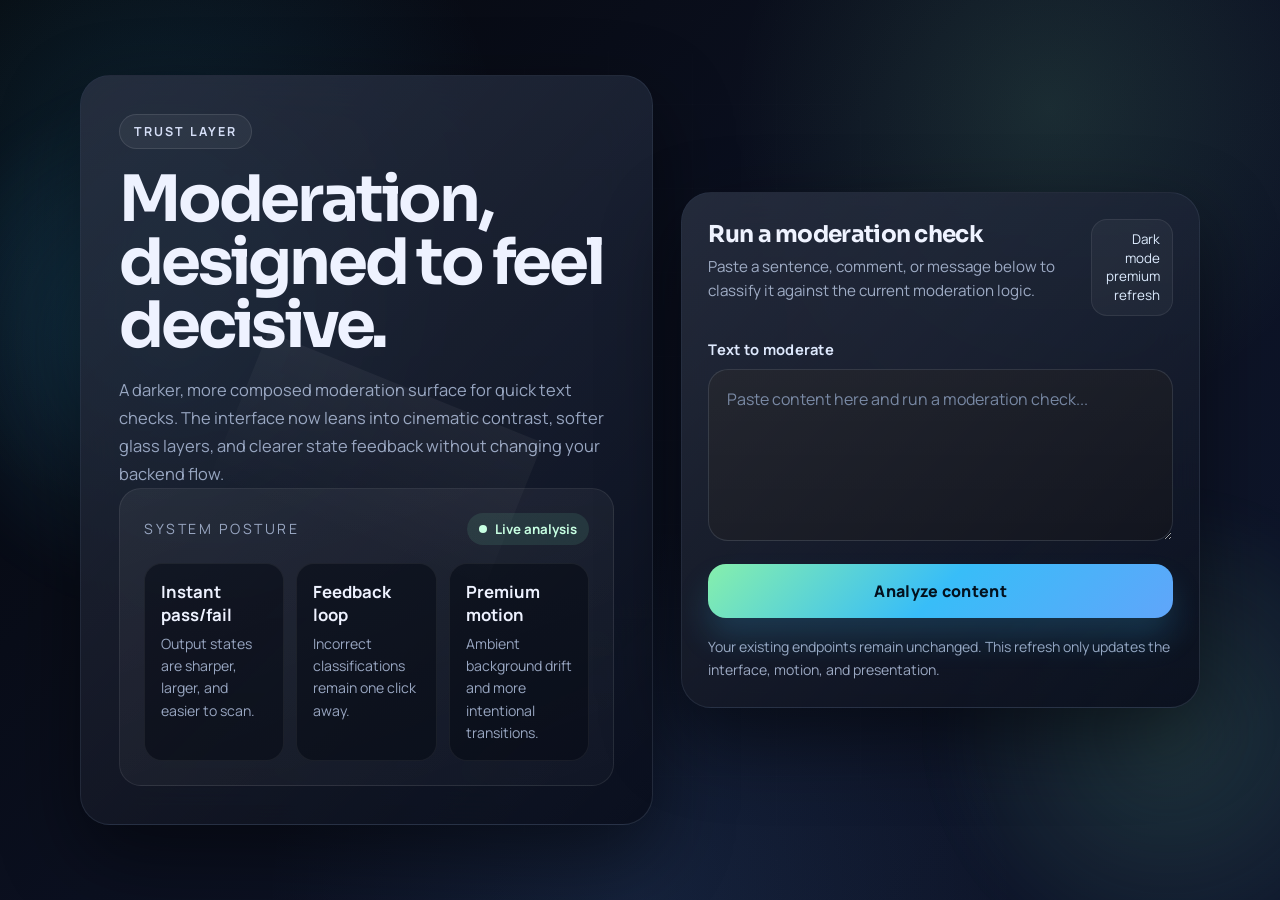
<file: www/index.html>
<!DOCTYPE html>
<html lang="en">

<head>
    <meta charset="UTF-8">
    <meta name="viewport" content="width=device-width, initial-scale=1.0">
    <title>Moderation System</title>
    <link rel="stylesheet" href="styles.css">
</head>

<body>
    <div id="bg-watermark">
        <span class="watermark-text"></span>
    </div>

    <main class="page">
        <section class="shell">
            <article class="panel hero">
                <div class="hero-copy">
                    <div class="eyebrow">Trust Layer</div>
                    <h1>Moderation, designed to feel decisive.</h1>
                    <p>
                        A darker, more composed moderation surface for quick text checks. The interface now leans into
                        cinematic contrast, softer glass layers, and clearer state feedback without changing your backend flow.
                    </p>
                </div>

                <div class="signal-card">
                    <div class="signal-header">
                        <div>
                            <div class="signal-title">System posture</div>
                        </div>
                        <div class="status-pill">Live analysis</div>
                    </div>

                    <div class="signal-grid">
                        <div class="metric">
                            <strong>Instant pass/fail</strong>
                            <span>Output states are sharper, larger, and easier to scan.</span>
                        </div>
                        <div class="metric">
                            <strong>Feedback loop</strong>
                            <span>Incorrect classifications remain one click away.</span>
                        </div>
                        <div class="metric">
                            <strong>Premium motion</strong>
                            <span>Ambient background drift and more intentional transitions.</span>
                        </div>
                    </div>
                </div>
            </article>

            <article class="panel form-panel">
                <div class="panel-head">
                    <div>
                        <h2>Run a moderation check</h2>
                        <p>Paste a sentence, comment, or message below to classify it against the current moderation logic.</p>
                    </div>
                    <div class="panel-chip">
                        Dark mode<br>
                        premium refresh
                    </div>
                </div>

                <form id="moderationForm">
                    <div>
                        <label for="inputText">Text to moderate</label>
                        <textarea id="inputText" name="text" placeholder="Paste content here and run a moderation check..." required></textarea>
                    </div>

                    <div class="action-row">
                        <button id="submit-btn" class="primary-btn" type="submit">Analyze content</button>
                        <button id="feedback-btn" class="secondary-btn" type="button">Flag incorrect result</button>
                    </div>

                    <div class="note">Your existing endpoints remain unchanged. This refresh only updates the interface, motion, and presentation.</div>
                </form>

                <section id="result-panel" class="result-panel" aria-live="polite">
                    <div class="result-meta">
                        <div class="result-label">Classification</div>
                        <div id="result-state" class="result-state">Awaiting result</div>
                    </div>
                    <div id="result"></div>
                    <p id="result-copy" class="result-copy"></p>
                    <div id="explanation-box" class="explanation-box">
                        <div class="explanation-head">
                            <div class="explanation-title">Why this result happened</div>
                            <div id="explanation-mode" class="explanation-mode"></div>
                        </div>
                        <p id="explanation-summary" class="explanation-summary"></p>
                        <div class="term-groups">
                            <section class="term-group">
                                <h3>Terms pushing toward flagged</h3>
                                <div id="flagged-terms" class="term-list"></div>
                            </section>
                            <section class="term-group">
                                <h3>Terms pushing toward allowed</h3>
                                <div id="allowed-terms" class="term-list"></div>
                            </section>
                        </div>
                    </div>
                </section>

                <div id="feedback-msg">Feedback captured. This sample has been marked for review.</div>
            </article>
        </section>
    </main>

    <script src="script.js"></script>
</body>

</html>
</file>
<file: www/styles.css>
@import url("https://fonts.googleapis.com/css2?family=Manrope:wght@400;500;600;700;800&family=Sora:wght@500;600;700&display=swap");

:root {
    color-scheme: dark;
    --bg-0: #05070b;
    --bg-1: #0b1020;
    --bg-2: #0f172d;
    --panel: rgba(9, 14, 28, 0.76);
    --panel-strong: rgba(16, 24, 43, 0.92);
    --panel-soft: rgba(255, 255, 255, 0.04);
    --border: rgba(151, 164, 190, 0.18);
    --border-strong: rgba(151, 164, 190, 0.28);
    --text: #eef2ff;
    --muted: #98a6c1;
    --accent-1: #86efac;
    --accent-2: #38bdf8;
    --accent-3: #60a5fa;
    --ok: #7ef0bd;
    --ko: #ff7c97;
    --shadow: 0 30px 80px rgba(0, 0, 0, 0.48);
    --radius-xl: 30px;
    --radius-lg: 22px;
    --radius-md: 16px;
}

* {
    box-sizing: border-box;
}

html,
body {
    min-height: 100%;
    margin: 0;
}

body {
    font-family: "Manrope", sans-serif;
    color: var(--text);
    background:
        radial-gradient(circle at 12% 18%, rgba(56, 189, 248, 0.14), transparent 26%),
        radial-gradient(circle at 82% 12%, rgba(134, 239, 172, 0.12), transparent 24%),
        radial-gradient(circle at 50% 100%, rgba(96, 165, 250, 0.1), transparent 34%),
        linear-gradient(135deg, var(--bg-0) 0%, var(--bg-1) 45%, var(--bg-2) 100%);
    overflow-x: hidden;
}

body::before,
body::after {
    content: "";
    position: fixed;
    inset: auto;
    pointer-events: none;
    z-index: 0;
    filter: blur(18px);
    animation: drift 18s ease-in-out infinite;
}

body::before {
    top: 8%;
    left: -8%;
    width: 34rem;
    height: 34rem;
    background: radial-gradient(circle, rgba(56, 189, 248, 0.2) 0%, rgba(56, 189, 248, 0) 68%);
}

body::after {
    right: -10%;
    bottom: -8%;
    width: 30rem;
    height: 30rem;
    background: radial-gradient(circle, rgba(134, 239, 172, 0.14) 0%, rgba(134, 239, 172, 0) 70%);
    animation-duration: 22s;
    animation-direction: reverse;
}

.page {
    position: relative;
    z-index: 1;
    min-height: 100vh;
    display: grid;
    place-items: center;
    padding: 40px 24px;
}

.page::before {
    content: "";
    position: absolute;
    inset: 20px;
    border-radius: 36px;
    background-image:
        linear-gradient(rgba(255, 255, 255, 0.035) 1px, transparent 1px),
        linear-gradient(90deg, rgba(255, 255, 255, 0.035) 1px, transparent 1px);
    background-size: 84px 84px;
    mask-image: radial-gradient(circle at center, black 46%, transparent 88%);
    opacity: 0.28;
    pointer-events: none;
}

.shell {
    width: min(1120px, 100%);
    display: grid;
    grid-template-columns: minmax(0, 1.05fr) minmax(380px, 0.95fr);
    gap: 28px;
    align-items: stretch;
}

.panel {
    position: relative;
    overflow: hidden;
    border: 1px solid var(--border);
    border-radius: var(--radius-xl);
    background: linear-gradient(180deg, rgba(16, 24, 43, 0.8) 0%, rgba(9, 14, 28, 0.88) 100%);
    backdrop-filter: blur(24px);
    box-shadow: var(--shadow);
}

.panel::before {
    content: "";
    position: absolute;
    inset: 0;
    background: linear-gradient(135deg, rgba(255, 255, 255, 0.09), rgba(255, 255, 255, 0));
    pointer-events: none;
}

.hero {
    padding: 38px;
    display: flex;
    flex-direction: column;
    justify-content: space-between;
    min-height: 640px;
}

.hero-copy,
.form-panel,
.signal-card,
.metric,
.result-panel {
    opacity: 0;
    transform: translateY(18px);
    animation: rise-in 700ms cubic-bezier(0.22, 1, 0.36, 1) forwards;
}

.form-panel {
    animation-delay: 90ms;
}

.signal-card {
    animation-delay: 160ms;
}

.metric:nth-child(1) {
    animation-delay: 220ms;
}

.metric:nth-child(2) {
    animation-delay: 280ms;
}

.metric:nth-child(3) {
    animation-delay: 340ms;
}

.eyebrow {
    width: fit-content;
    margin-bottom: 20px;
    padding: 8px 14px;
    border: 1px solid rgba(255, 255, 255, 0.1);
    border-radius: 999px;
    background: rgba(255, 255, 255, 0.05);
    color: #d5def6;
    font-size: 0.78rem;
    font-weight: 700;
    letter-spacing: 0.16em;
    text-transform: uppercase;
}

h1 {
    margin: 0;
    font-family: "Sora", sans-serif;
    font-size: clamp(2.7rem, 5vw, 4.9rem);
    line-height: 0.98;
    letter-spacing: -0.05em;
    max-width: 10ch;
}

.hero-copy p {
    margin: 18px 0 0;
    max-width: 56ch;
    color: var(--muted);
    font-size: 1.03rem;
    line-height: 1.7;
}

.signal-card {
    position: relative;
    display: grid;
    gap: 18px;
    padding: 24px;
    border-radius: var(--radius-lg);
    border: 1px solid rgba(255, 255, 255, 0.08);
    background: linear-gradient(160deg, rgba(255, 255, 255, 0.06), rgba(255, 255, 255, 0.025));
}

.signal-card::after {
    content: "";
    position: absolute;
    inset: -40% auto auto 10%;
    width: 60%;
    height: 160%;
    background: linear-gradient(180deg, rgba(255, 255, 255, 0.12), transparent 34%);
    opacity: 0.38;
    transform: rotate(22deg);
}

.signal-header {
    display: flex;
    align-items: center;
    justify-content: space-between;
    gap: 16px;
}

.signal-title {
    font-size: 0.88rem;
    color: var(--muted);
    text-transform: uppercase;
    letter-spacing: 0.18em;
}

.status-pill {
    display: inline-flex;
    align-items: center;
    gap: 8px;
    padding: 7px 12px;
    border-radius: 999px;
    background: rgba(126, 240, 189, 0.1);
    color: #c7ffe2;
    font-size: 0.83rem;
    font-weight: 700;
}

.status-pill::before {
    content: "";
    width: 8px;
    height: 8px;
    border-radius: 50%;
    background: currentColor;
    box-shadow: 0 0 0 0 rgba(199, 255, 226, 0.55);
    animation: pulse 2.4s infinite;
}

.signal-grid {
    display: grid;
    grid-template-columns: repeat(3, minmax(0, 1fr));
    gap: 12px;
}

.metric {
    padding: 16px;
    border-radius: 18px;
    background: rgba(5, 9, 19, 0.52);
    border: 1px solid rgba(255, 255, 255, 0.06);
}

.metric strong {
    display: block;
    margin-bottom: 6px;
    font-size: 1.05rem;
    color: var(--text);
}

.metric span {
    color: var(--muted);
    font-size: 0.88rem;
    line-height: 1.45;
}

.form-panel {
    padding: 26px;
    display: grid;
    gap: 22px;
    align-self: center;
}

.panel-head {
    display: flex;
    align-items: flex-start;
    justify-content: space-between;
    gap: 18px;
}

.panel-head h2 {
    margin: 0 0 6px;
    font-family: "Sora", sans-serif;
    font-size: 1.45rem;
    letter-spacing: -0.03em;
}

.panel-head p {
    margin: 0;
    color: var(--muted);
    line-height: 1.6;
    font-size: 0.95rem;
}

.panel-chip {
    padding: 10px 12px;
    border-radius: 16px;
    background: rgba(255, 255, 255, 0.04);
    border: 1px solid rgba(255, 255, 255, 0.08);
    color: #dbeafe;
    font-size: 0.84rem;
    line-height: 1.4;
    text-align: right;
}

form {
    display: grid;
    gap: 18px;
}

label {
    display: inline-block;
    margin-bottom: 10px;
    color: #dce7fd;
    font-size: 0.92rem;
    font-weight: 700;
    letter-spacing: 0.02em;
}

textarea {
    width: 100%;
    min-height: 172px;
    resize: vertical;
    padding: 16px 18px;
    border-radius: 20px;
    border: 1px solid var(--border);
    background:
        linear-gradient(180deg, rgba(255, 255, 255, 0.05), rgba(255, 255, 255, 0.03)),
        rgba(6, 10, 20, 0.88);
    color: var(--text);
    font: inherit;
    font-size: 1rem;
    line-height: 1.65;
    outline: none;
    transition: border-color 180ms ease, box-shadow 180ms ease, transform 180ms ease;
}

textarea::placeholder {
    color: #71829f;
}

textarea:focus {
    border-color: rgba(96, 165, 250, 0.5);
    box-shadow: 0 0 0 4px rgba(56, 189, 248, 0.12), inset 0 1px 0 rgba(255, 255, 255, 0.05);
    transform: translateY(-1px);
}

.action-row {
    display: flex;
    flex-wrap: wrap;
    gap: 12px;
    align-items: center;
}

button {
    appearance: none;
    border: 0;
    font: inherit;
    cursor: pointer;
    transition: transform 180ms ease, box-shadow 220ms ease, border-color 180ms ease, background 180ms ease;
}

.primary-btn {
    position: relative;
    flex: 1 1 240px;
    overflow: hidden;
    padding: 16px 22px;
    border-radius: 18px;
    background: linear-gradient(135deg, var(--accent-1) 0%, var(--accent-2) 50%, var(--accent-3) 100%);
    color: #03111e;
    font-weight: 800;
    letter-spacing: 0.02em;
    box-shadow: 0 20px 32px rgba(56, 189, 248, 0.18);
}

.primary-btn::before {
    content: "";
    position: absolute;
    inset: 0;
    background: linear-gradient(115deg, transparent 25%, rgba(255, 255, 255, 0.42) 50%, transparent 75%);
    transform: translateX(-130%);
}

.primary-btn:hover {
    transform: translateY(-2px);
    box-shadow: 0 26px 42px rgba(56, 189, 248, 0.26);
}

.primary-btn:hover::before {
    animation: sweep 900ms ease;
}

.primary-btn:active {
    transform: translateY(0);
}

.primary-btn.is-loading {
    color: rgba(3, 17, 30, 0.76);
    pointer-events: none;
    filter: saturate(0.85);
}

.secondary-btn {
    display: none;
    padding: 16px 18px;
    border-radius: 18px;
    border: 1px solid var(--border);
    background: rgba(255, 255, 255, 0.04);
    color: var(--text);
    min-width: 170px;
}

.secondary-btn:hover {
    transform: translateY(-2px);
    border-color: var(--border-strong);
    background: rgba(255, 255, 255, 0.07);
}

.note {
    color: var(--muted);
    font-size: 0.88rem;
    line-height: 1.6;
}

.result-panel {
    position: relative;
    display: none;
    overflow: hidden;
    padding: 22px;
    border-radius: 22px;
    border: 1px solid rgba(255, 255, 255, 0.08);
    background: linear-gradient(180deg, rgba(255, 255, 255, 0.05), rgba(255, 255, 255, 0.02));
    transition: border-color 220ms ease, box-shadow 220ms ease, background 220ms ease;
}

.result-panel::before {
    content: "";
    position: absolute;
    inset: -1px;
    background: linear-gradient(120deg, rgba(255, 255, 255, 0.18), transparent 35%, transparent 65%, rgba(255, 255, 255, 0.08));
    opacity: 0.35;
    pointer-events: none;
}

.result-panel.ok {
    border-color: rgba(126, 240, 189, 0.26);
    box-shadow: inset 0 1px 0 rgba(255, 255, 255, 0.05), 0 14px 32px rgba(126, 240, 189, 0.09);
}

.result-panel.ko {
    border-color: rgba(255, 124, 151, 0.28);
    box-shadow: inset 0 1px 0 rgba(255, 255, 255, 0.05), 0 14px 32px rgba(255, 124, 151, 0.1);
}

.result-meta {
    display: flex;
    align-items: center;
    justify-content: space-between;
    gap: 18px;
    margin-bottom: 16px;
}

.result-label {
    font-size: 0.82rem;
    color: var(--muted);
    text-transform: uppercase;
    letter-spacing: 0.2em;
}

.result-state {
    display: inline-flex;
    align-items: center;
    gap: 10px;
    padding: 8px 14px;
    border-radius: 999px;
    font-size: 0.85rem;
    font-weight: 800;
    letter-spacing: 0.08em;
    text-transform: uppercase;
}

.result-panel.ok .result-state {
    color: #d5ffea;
    background: rgba(126, 240, 189, 0.12);
}

.result-panel.ko .result-state {
    color: #ffd0da;
    background: rgba(255, 124, 151, 0.12);
}

#result {
    margin: 0;
    font-family: "Sora", sans-serif;
    font-size: clamp(2.4rem, 8vw, 4.2rem);
    line-height: 1;
    letter-spacing: -0.06em;
}

.result-panel.ok #result {
    color: var(--ok);
}

.result-panel.ko #result {
    color: var(--ko);
}

.result-copy {
    margin-top: 12px;
    color: var(--muted);
    line-height: 1.7;
    max-width: 52ch;
}

.explanation-box {
    margin-top: 18px;
    padding-top: 18px;
    border-top: 1px solid rgba(255, 255, 255, 0.08);
    display: none;
    gap: 14px;
}

.explanation-head {
    display: flex;
    align-items: center;
    justify-content: space-between;
    gap: 12px;
    flex-wrap: wrap;
}

.explanation-title {
    font-size: 0.82rem;
    color: var(--muted);
    text-transform: uppercase;
    letter-spacing: 0.2em;
}

.explanation-mode {
    padding: 6px 10px;
    border-radius: 999px;
    background: rgba(255, 255, 255, 0.05);
    border: 1px solid rgba(255, 255, 255, 0.08);
    color: #d6def1;
    font-size: 0.78rem;
    text-transform: capitalize;
}

.explanation-summary {
    margin: 0;
    color: #ced9f0;
    line-height: 1.7;
}

.term-groups {
    display: grid;
    grid-template-columns: repeat(2, minmax(0, 1fr));
    gap: 12px;
}

.term-group {
    padding: 14px;
    border-radius: 16px;
    background: rgba(255, 255, 255, 0.035);
    border: 1px solid rgba(255, 255, 255, 0.06);
}

.term-group h3 {
    margin: 0 0 12px;
    font-size: 0.86rem;
    letter-spacing: 0.04em;
    text-transform: uppercase;
    color: #dbe7ff;
}

.term-list {
    display: flex;
    flex-wrap: wrap;
    gap: 8px;
}

.term-chip {
    display: inline-flex;
    align-items: center;
    gap: 8px;
    padding: 8px 10px;
    border-radius: 999px;
    font-size: 0.84rem;
    font-weight: 700;
    letter-spacing: 0.01em;
    background: rgba(255, 255, 255, 0.06);
    border: 1px solid rgba(255, 255, 255, 0.08);
    color: var(--text);
}

.term-chip.flagged {
    background: rgba(255, 124, 151, 0.1);
    border-color: rgba(255, 124, 151, 0.16);
    color: #ffd4de;
}

.term-chip.allowed {
    background: rgba(126, 240, 189, 0.1);
    border-color: rgba(126, 240, 189, 0.16);
    color: #d5ffea;
}

.term-score {
    opacity: 0.82;
    font-size: 0.78rem;
}

.empty-terms {
    color: var(--muted);
    font-size: 0.88rem;
    line-height: 1.55;
}

#feedback-msg {
    display: none;
    color: #d7ffee;
    font-size: 0.92rem;
    padding: 14px 16px;
    border-radius: 16px;
    background: rgba(126, 240, 189, 0.08);
    border: 1px solid rgba(126, 240, 189, 0.14);
}

#bg-watermark {
    position: fixed;
    inset: 0;
    display: grid;
    place-items: center;
    pointer-events: none;
    z-index: 0;
    opacity: 0;
    transform: scale(1.08);
    transition: opacity 380ms ease, transform 900ms cubic-bezier(0.22, 1, 0.36, 1);
}

#bg-watermark.visible {
    opacity: 1;
    transform: scale(1);
}

#bg-watermark .watermark-text {
    font-family: "Sora", sans-serif;
    font-size: clamp(9rem, 28vw, 24rem);
    font-weight: 700;
    letter-spacing: -0.08em;
    user-select: none;
    filter: blur(1px);
}

#bg-watermark.ok {
    background: radial-gradient(circle at center, rgba(126, 240, 189, 0.08), transparent 56%);
}

#bg-watermark.ok .watermark-text {
    color: rgba(126, 240, 189, 0.09);
}

#bg-watermark.ko {
    background: radial-gradient(circle at center, rgba(255, 124, 151, 0.08), transparent 56%);
}

#bg-watermark.ko .watermark-text {
    color: rgba(255, 124, 151, 0.09);
}

@keyframes rise-in {
    to {
        opacity: 1;
        transform: translateY(0);
    }
}

@keyframes drift {
    0%,
    100% {
        transform: translate3d(0, 0, 0) scale(1);
    }

    50% {
        transform: translate3d(32px, -18px, 0) scale(1.05);
    }
}

@keyframes pulse {
    0% {
        box-shadow: 0 0 0 0 rgba(199, 255, 226, 0.55);
    }

    70% {
        box-shadow: 0 0 0 10px rgba(199, 255, 226, 0);
    }

    100% {
        box-shadow: 0 0 0 0 rgba(199, 255, 226, 0);
    }
}

@keyframes sweep {
    from {
        transform: translateX(-130%);
    }

    to {
        transform: translateX(130%);
    }
}

@media (max-width: 980px) {
    .shell {
        grid-template-columns: 1fr;
    }

    .hero {
        min-height: auto;
    }
}

@media (max-width: 640px) {
    .page {
        padding: 20px 14px;
    }

    .page::before {
        inset: 12px;
        background-size: 56px 56px;
    }

    .hero,
    .form-panel {
        padding: 22px;
    }

    .signal-grid {
        grid-template-columns: 1fr;
    }

    .term-groups {
        grid-template-columns: 1fr;
    }

    .panel-head {
        flex-direction: column;
    }

    .panel-chip {
        text-align: left;
    }

    .action-row {
        flex-direction: column;
    }

    .primary-btn,
    .secondary-btn {
        width: 100%;
    }

    #bg-watermark .watermark-text {
        font-size: clamp(7rem, 34vw, 12rem);
    }
}

@media (prefers-reduced-motion: reduce) {
    *,
    *::before,
    *::after {
        animation: none !important;
        transition: none !important;
        scroll-behavior: auto !important;
    }
}
</file>
